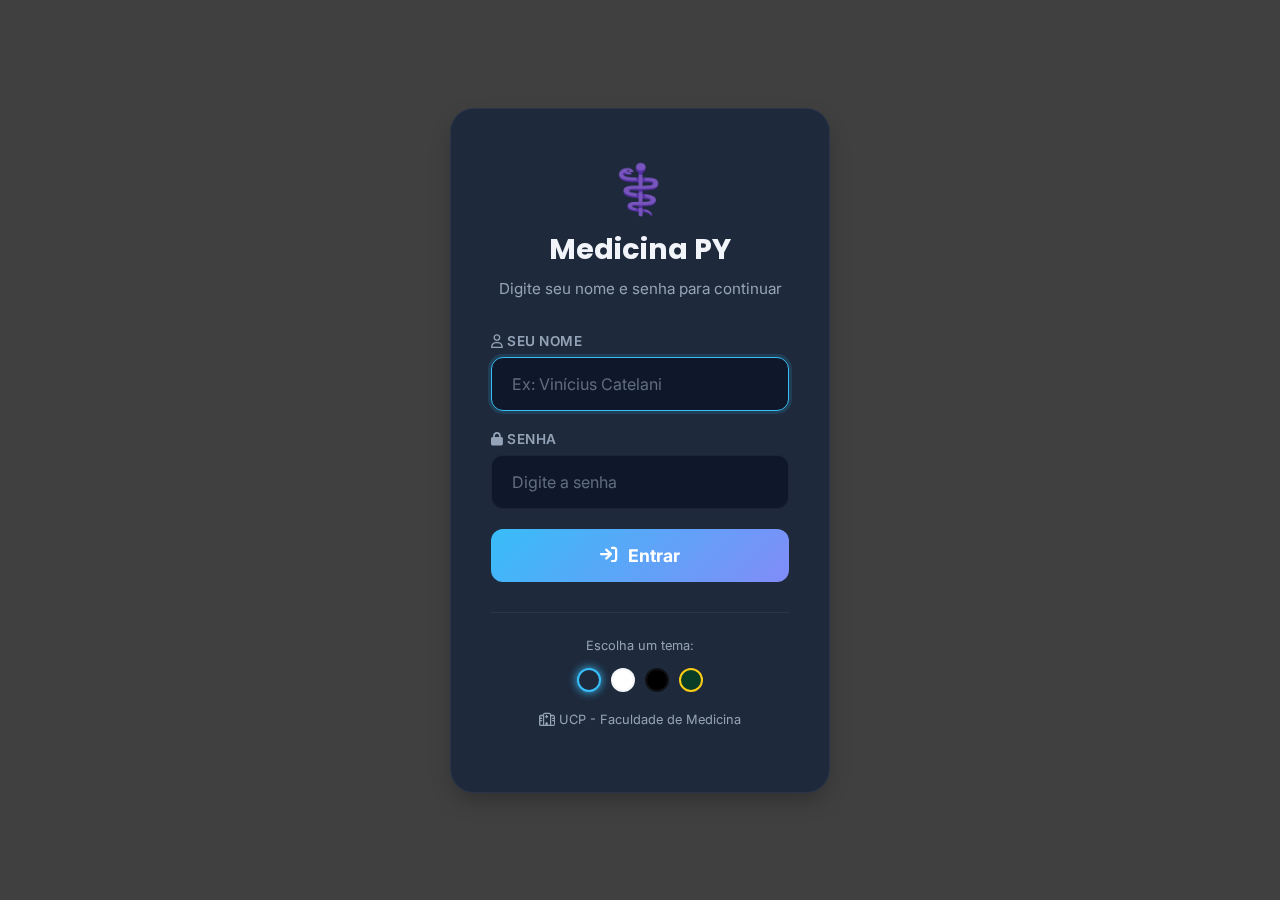
<file: index.html>
<!DOCTYPE html>
<html lang="pt-br">
<head>
    <meta charset="UTF-8">
    <meta name="viewport" content="width=device-width, initial-scale=1.0, maximum-scale=1.0, user-scalable=yes">
    <title>Medicina PY | Entrar</title>
    <link href="https://fonts.googleapis.com/css2?family=Inter:wght@300;400;600;800&family=Poppins:wght@400;700;800&display=swap" rel="stylesheet">
    <link rel="stylesheet" href="https://cdnjs.cloudflare.com/ajax/libs/font-awesome/6.4.0/css/all.min.css">
    <link rel="stylesheet" href="style.css?v=2">
    <meta name="theme-color" content="#38bdf8">
</head>

<body class="theme-default login-page">
    <div class="login-container">
        <div class="login-box">
            <div class="login-logo">⚕️</div>
            
            <h1 class="login-title">Medicina PY</h1>
            <p class="login-subtitle">Digite seu nome e senha para continuar</p>

            <form id="login-form" onsubmit="handleLogin(event)">
                <div class="login-input-group">
                    <label for="user-name">
                        <i class="fa-regular fa-user"></i> Seu Nome
                    </label>
                    <input 
                        type="text" 
                        id="user-name" 
                        class="login-input" 
                        placeholder="Ex: Vinícius Catelani"
                        maxlength="50"
                        autocomplete="off"
                        required
                    >
                </div>

                <div class="login-input-group">
                    <label for="user-password">
                        <i class="fa-solid fa-lock"></i> Senha
                    </label>
                    <input 
                        type="password" 
                        id="user-password" 
                        class="login-input" 
                        placeholder="Digite a senha"
                        required
                    >
                </div>

                <button type="submit" class="login-btn">
                    <i class="fa-solid fa-arrow-right-to-bracket"></i>
                    Entrar
                </button>

                <div class="login-error" id="login-error" style="display:none;">
                    <i class="fa-solid fa-circle-exclamation"></i>
                    <span>Erro no login</span>
                </div>
            </form>

            <div class="login-footer">
                <p>Escolha um tema:</p>
                <div class="theme-preview">
                    <div class="theme-preview-dot active" style="background: #1e293b;" onclick="setThemePreview('default')" title="Padrão"></div>
                    <div class="theme-preview-dot" style="background: #ffffff;" onclick="setThemePreview('white')" title="Claro"></div>
                    <div class="theme-preview-dot" style="background: #000000;" onclick="setThemePreview('dark')" title="Noturno"></div>
                    <div class="theme-preview-dot" style="background: #0a3d28; border: 2px solid #facc15;" onclick="setThemePreview('ucp')" title="UCP"></div>
                </div>
                
                <p style="margin-top: 20px; font-size: 0.8rem;">
                    <i class="fa-regular fa-hospital"></i> UCP - Faculdade de Medicina
                </p>
            </div>
        </div>
    </div>

    <script>
        // ===============================
        // CONFIGURAÇÃO
        // ===============================

        const USER_KEY = 'medicina_py_user';
        const THEME_KEY = 'medicina_py_theme';
        const ACCESS_PASSWORD = "med2026"; // SENHA CORRETA

        // Se já estiver logado → vai direto
        if (localStorage.getItem(USER_KEY)) {
            window.location.href = 'dashboard.html';
        }

        function handleLogin(event) {
            event.preventDefault();

            const nameInput = document.getElementById('user-name');
            const passwordInput = document.getElementById('user-password');
            const errorMsg = document.getElementById('login-error');

            const userName = nameInput.value.trim();
            const password = passwordInput.value;

            // Validar nome
            if (!userName) {
                errorMsg.innerHTML = '<i class="fa-solid fa-circle-exclamation"></i> Digite seu nome.';
                errorMsg.style.display = "block";
                nameInput.focus();
                return;
            }

            // Validar senha
            if (password !== ACCESS_PASSWORD) {
                errorMsg.innerHTML = '<i class="fa-solid fa-circle-exclamation"></i> Senha incorreta.';
                errorMsg.style.display = "block";
                passwordInput.focus();
                return;
            }

            // Se estiver tudo certo - mostrar loading
            errorMsg.style.display = "none";
            
            const btn = document.querySelector('.login-btn');
            const originalText = btn.innerHTML;
            btn.innerHTML = '<i class="fa-solid fa-spinner fa-spin"></i> Entrando...';
            btn.disabled = true;
            
            // Salvar usuário e redirecionar
            localStorage.setItem(USER_KEY, userName);
            
            setTimeout(() => {
                window.location.href = 'dashboard.html';
            }, 500);
        }

        function setThemePreview(themeName) {
            document.body.classList.remove('theme-default', 'theme-white', 'theme-dark', 'theme-ucp');
            if (themeName !== 'default') {
                document.body.classList.add('theme-' + themeName);
            }
            localStorage.setItem(THEME_KEY, themeName);
            
            // Atualizar indicador ativo
            document.querySelectorAll('.theme-preview-dot').forEach(dot => {
                dot.classList.remove('active');
            });
            
            // Encontrar e marcar o dot correto
            const dots = document.querySelectorAll('.theme-preview-dot');
            if (themeName === 'default') dots[0].classList.add('active');
            else if (themeName === 'white') dots[1].classList.add('active');
            else if (themeName === 'dark') dots[2].classList.add('active');
            else if (themeName === 'ucp') dots[3].classList.add('active');
        }

        // Event listeners para esconder erro ao digitar
        document.addEventListener('DOMContentLoaded', () => {
            const nameInput = document.getElementById('user-name');
            const passwordInput = document.getElementById('user-password');
            
            if (nameInput) {
                nameInput.focus();
                nameInput.addEventListener('input', () => {
                    document.getElementById('login-error').style.display = "none";
                });
            }
            
            if (passwordInput) {
                passwordInput.addEventListener('input', () => {
                    document.getElementById('login-error').style.display = "none";
                });
            }
            
            // Carregar tema salvo
            const savedTheme = localStorage.getItem(THEME_KEY) || 'default';
            setThemePreview(savedTheme);
        });

        // Prevenir que o formulário seja enviado de outras formas
        document.getElementById('login-form').addEventListener('submit', (e) => {
            e.preventDefault();
        });
    </script>
</body>
</html>
</file>
<file: style.css>
/* --- CONFIGURAÇÃO DE TEMAS --- */

/* --- CONFIGURAÇÃO DE TEMAS --- */

:root,
body.theme-default {
    --bg-body: #0f172a;
    --bg-sidebar: #1e293b;
    --bg-card: #1e293b;
    --bg-glass: rgba(30, 41, 59, 0.7);
    --primary: #38bdf8;
    --secondary: #818cf8;
    --accent: #f472b6;
    --text-main: #f1f5f9;
    --text-muted: #94a3b8;
    --border: rgba(148, 163, 184, 0.1);
    --success: #4ade80;
    --shadow: 0 10px 25px -5px rgba(0, 0, 0, 0.3);
    --input-bg: #0f172a;
    --overlay-color: rgba(15, 23, 42, 0.85);
}

body.theme-white {
    --bg-body: #f1f5f9;
    --bg-sidebar: #ffffff;
    --bg-card: #ffffff;
    --bg-glass: rgba(255, 255, 255, 0.8);
    --primary: #0284c7;
    --secondary: #4f46e5;
    --accent: #db2777;
    --text-main: #0f172a;
    --text-muted: #64748b;
    --border: rgba(0, 0, 0, 0.08);
    --success: #16a34a;
    --shadow: 0 4px 12px rgba(0,0,0,0.05);
    --input-bg: #ffffff;
    --overlay-color: rgba(255, 255, 255, 0.75);
}

body.theme-dark {
    --bg-body: #000000;
    --bg-sidebar: #0a0a0a;
    --bg-card: #121212;
    --bg-glass: rgba(20, 20, 20, 0.8);
    --primary: #38bdf8;
    --secondary: #3f3f46;
    --accent: #f472b6;
    --text-main: #ffffff;
    --text-muted: #71717a;
    --border: rgba(255, 255, 255, 0.1);
    --success: #10b981;
    --input-bg: #000000;
    --overlay-color: rgba(0, 0, 0, 0.85);
}

body.theme-ucp {
    --bg-body: #0a0e17;
    --bg-sidebar: #111827;
    --bg-card: #1e293b;
    --bg-glass: rgba(30, 41, 59, 0.8);
    --primary: #2563eb;
    --secondary: #dc2626;
    --accent: #ffffff;
    --text-main: #ffffff;
    --text-muted: #cbd5e1;
    --border: rgba(255, 255, 255, 0.1);
    --success: #4ade80;
    --input-bg: #0a0e17;
    --overlay-color: rgba(0, 51, 102, 0.85);
}

/* --- RESET E BASE --- */
* { margin: 0; padding: 0; box-sizing: border-box; outline: none; transition: background 0.3s ease, border-color 0.3s ease; }
body { font-family: 'Inter', sans-serif; background: var(--bg-body); color: var(--text-main); height: 100vh; overflow: hidden; display: flex; }

/* ================================
   TELA DE LOGIN / ENTRADA
   ================================ */
body.login-page {
    display: flex;
    align-items: center;       /* centraliza vertical */
    justify-content: center;   /* centraliza horizontal */
    min-height: 100vh;
    overflow: auto;
    background: var(--bg-body);
}

.login-container {
    width: 100%;
    max-width: 420px;
    padding: 20px;
}

.login-box {
    background: var(--bg-card);
    border: 1px solid var(--border);
    border-radius: 24px;
    padding: 50px 40px;
    width: 100%;
    max-width: 420px;
    box-shadow: var(--shadow);
    text-align: center;
    animation: fadeInUp 0.5s ease-out;
}

@keyframes fadeInUp {
    from {
        opacity: 0;
        transform: translateY(30px);
    }
    to {
        opacity: 1;
        transform: translateY(0);
    }
}

.login-logo {
    font-size: 3rem;
    margin-bottom: 10px;
}

.login-title {
    font-family: 'Poppins', sans-serif;
    font-size: 1.8rem;
    font-weight: 700;
    color: var(--text-main);
    margin-bottom: 8px;
}

.login-subtitle {
    color: var(--text-muted);
    font-size: 0.95rem;
    margin-bottom: 35px;
}

.login-input-group {
    margin-bottom: 20px;
    text-align: left;
}

.login-input-group label {
    display: block;
    font-size: 0.85rem;
    font-weight: 600;
    color: var(--text-muted);
    margin-bottom: 8px;
    text-transform: uppercase;
    letter-spacing: 0.5px;
}

.login-input {
    width: 100%;
    padding: 16px 20px;
    border-radius: 12px;
    border: 1px solid var(--border);
    background: var(--input-bg);
    color: var(--text-main);
    font-size: 1rem;
    font-family: 'Inter', sans-serif;
    transition: 0.3s ease;
}

.login-input:focus {
    border-color: var(--primary);
    box-shadow: 0 0 0 3px rgba(56, 189, 248, 0.15);
    outline: none;
}

.login-input::placeholder {
    color: var(--text-muted);
    opacity: 0.6;
}

.login-btn {
    width: 100%;
    padding: 16px;
    border-radius: 12px;
    border: none;
    background: linear-gradient(135deg, var(--primary), var(--secondary));
    color: #ffffff;
    font-size: 1.1rem;
    font-weight: 700;
    font-family: 'Inter', sans-serif;
    cursor: pointer;
    transition: 0.3s ease;
    margin-top: 10px;
    display: flex;
    align-items: center;
    justify-content: center;
    gap: 10px;
}

.login-btn:hover {
    transform: translateY(-2px);
    box-shadow: 0 10px 25px rgba(56, 189, 248, 0.25);
}

.login-btn:active {
    transform: translateY(0);
}

.login-error {
    color: #ef4444;
    font-size: 0.85rem;
    margin-top: 15px;
    display: none;
    animation: shake 0.4s ease;
}

@keyframes shake {
    0%, 100% { transform: translateX(0); }
    25% { transform: translateX(-5px); }
    75% { transform: translateX(5px); }
}

.login-footer {
    margin-top: 30px;
    padding-top: 25px;
    border-top: 1px solid var(--border);
}

.login-footer p {
    font-size: 0.8rem;
    color: var(--text-muted);
    margin-bottom: 15px;
}

.theme-preview {
    display: flex;
    justify-content: center;
    gap: 10px;
}

.theme-preview-dot {
    width: 24px;
    height: 24px;
    border-radius: 50%;
    cursor: pointer;
    border: 2px solid var(--border);
    transition: 0.3s ease;
}

.theme-preview-dot:hover {
    transform: scale(1.2);
}

.theme-preview-dot.active {
    border-color: var(--primary);
    box-shadow: 0 0 10px var(--primary);
}

/* ================================
   FIM DA TELA DE LOGIN
   ================================ */

/* --- SIDEBAR --- */
.sidebar { width: 260px; background: var(--bg-sidebar); border-right: 1px solid var(--border); display: flex; flex-direction: column; padding: 25px; z-index: 100; box-shadow: var(--shadow); }
.brand { font-family: 'Poppins', sans-serif; font-weight: 800; font-size: 1.4rem; color: var(--primary); margin-bottom: 40px; display: flex; align-items: center; gap: 10px; }

.nav-btn { background: transparent; border: none; color: var(--text-muted); width: 100%; padding: 15px; text-align: left; border-radius: 14px; cursor: pointer; font-size: 1rem; font-weight: 600; display: flex; align-items: center; gap: 12px; transition: 0.2s; margin-bottom: 8px; }
.nav-btn:hover { background: rgba(255,255,255,0.05); color: var(--text-main); transform: translateX(5px); }
.nav-btn.active { background: var(--primary); color: #ffffff; box-shadow: 0 4px 15px rgba(37, 99, 235, 0.3); }

.sidebar-footer { margin-top: auto; padding-top: 20px; border-top: 1px solid var(--border); }
.theme-dot { transition: 0.3s cubic-bezier(0.175, 0.885, 0.32, 1.275); }
.theme-dot:hover { transform: scale(1.3); }

.user-profile { display: flex; align-items: center; gap: 12px; margin-top: 10px; }
.avatar { width: 42px; height: 42px; background: linear-gradient(135deg, var(--primary), var(--secondary)); border-radius: 12px; display: flex; align-items: center; justify-content: center; font-weight: 800; color: #ffffff; }
.profile-info p { font-size: 0.9rem; font-weight: 700; }
.profile-info small { font-size: 0.75rem; color: var(--text-muted); }

/* --- MAIN CONTENT --- */
main { flex: 1; position: relative; overflow-y: auto; padding: 40px; }
.view-section { display: none; animation: fadeIn 0.4s ease-out; max-width: 1200px; margin: 0 auto; }
.view-section.active { display: block; }

@keyframes fadeIn { from { opacity: 0; transform: translateY(15px); } to { opacity: 1; transform: translateY(0); } }

.header-dash { display: flex; justify-content: space-between; align-items: center; margin-bottom: 40px; flex-wrap: wrap; gap: 20px; }
.header-dash h1 { font-size: 2.5rem; font-weight: 800; }

/* --- CRONOMETRO --- */
.timer-mini { background: var(--bg-glass); backdrop-filter: blur(10px); border: 1px solid var(--border); padding: 12px 25px; border-radius: 100px; cursor: pointer; display: flex; align-items: center; gap: 12px; transition: 0.3s; box-shadow: var(--shadow); }
.timer-mini:hover { border-color: var(--primary); background: rgba(37, 99, 235, 0.1); }
.play-btn { background: var(--primary); width: 30px; height: 30px; border-radius: 50%; display: flex; align-items: center; justify-content: center; font-size: 0.8rem; color: #ffffff; }

/* --- STATS --- */
.stats-grid { display: grid; grid-template-columns: repeat(auto-fit, minmax(240px, 1fr)); gap: 25px; margin-bottom: 40px; }
.stat-card { background: var(--bg-card); border: 1px solid var(--border); padding: 30px; border-radius: 24px; box-shadow: var(--shadow); transition: 0.3s; }
.stat-card:hover { transform: translateY(-5px); border-color: var(--primary); }
.stat-card h3 { font-size: 2.2rem; margin: 10px 0; font-weight: 800; }
.stat-card span { font-size: 0.8rem; color: var(--text-muted); font-weight: 700; text-transform: uppercase; letter-spacing: 1.5px; }

.btn-primary-big { background: linear-gradient(135deg, var(--primary), var(--secondary)); border: none; color: #ffffff; padding: 18px 35px; border-radius: 18px; font-weight: 800; cursor: pointer; font-size: 1.1rem; display: inline-flex; align-items: center; gap: 12px; transition: 0.3s; box-shadow: 0 10px 20px rgba(37, 99, 235, 0.2); }

/* --- SEMESTRES GRID --- */
.sem-grid { display: grid; grid-template-columns: repeat(auto-fill, minmax(280px, 1fr)); gap: 30px; }
.sem-card { height: 220px; border-radius: 24px; background-size: cover; background-position: center; position: relative; cursor: pointer; transition: 0.4s; border: 2px solid transparent; overflow: hidden; }
.sem-card:hover { transform: translateY(-10px); border-color: var(--primary); box-shadow: 0 20px 40px rgba(0,0,0,0.5); }
.sem-card .overlay { position: absolute; inset: 0; background: linear-gradient(to top, rgba(0,0,0,0.9), transparent); display: flex; flex-direction: column; justify-content: flex-end; padding: 25px; color: white; }

/* --- FOCUS WORKSPACE --- */
.focus-workspace { display: grid; grid-template-columns: 300px 1fr; gap: 30px; height: calc(100vh - 120px); }
.focus-sidebar { background: var(--bg-sidebar); border-radius: 24px; border: 1px solid var(--border); padding: 25px; overflow-y: auto; }
.focus-main { background: var(--bg-card); border-radius: 24px; border: 1px solid var(--border); display: flex; flex-direction: column; overflow: hidden; box-shadow: var(--shadow); }

.back-btn { background: var(--border); padding: 8px 15px; border-radius: 10px; font-size: 0.85rem; cursor: pointer; margin-bottom: 25px; font-weight: bold; width: fit-content; }
.subject-item { padding: 15px; margin-bottom: 10px; border-radius: 14px; cursor: pointer; color: var(--text-muted); transition: 0.2s; font-weight: 600; display: flex; align-items: center; gap: 12px; border: 1px solid transparent; }
.subject-item.active { background: var(--primary); color: #ffffff; }

.focus-header { padding: 25px; border-bottom: 1px solid var(--border); display: flex; justify-content: space-between; align-items: center; }
.pomodoro-widget { display: flex; align-items: center; gap: 15px; background: #000000; padding: 10px 20px; border-radius: 100px; border: 1px solid var(--border); }
.pomo-display { font-family: monospace; font-weight: 800; font-size: 1.3rem; color: var(--primary); }
.pomo-btn { background: transparent; border: none; color: #ffffff; cursor: pointer; }

.focus-tabs { display: flex; gap: 10px; padding: 15px 25px; border-bottom: 1px solid var(--border); }
.tab-btn { background: transparent; border: none; color: var(--text-muted); cursor: pointer; padding: 10px 20px; border-radius: 12px; font-weight: 700; }
.tab-btn.active { background: var(--primary); color: #ffffff; }

.focus-content-area { flex: 1; padding: 30px; overflow-y: auto; }
.smart-notes { width: 100%; height: 100%; background: transparent; border: none; color: var(--text-main); font-family: inherit; font-size: 1.1rem; line-height: 1.8; resize: none; }

/* --- VIDEO PLAYER STYLES --- */
.video-input-box { display: flex; gap: 10px; margin-bottom: 25px; }
.video-input-box input { flex: 1; padding: 15px; background: rgba(0,0,0,0.2); border: 1px solid var(--border); border-radius: 15px; color: white; font-size: 0.9rem; }
.video-input-box button { background: var(--primary); border: none; color: #ffffff; padding: 0 20px; border-radius: 15px; font-weight: bold; cursor: pointer; }

.video-container { position: relative; width: 100%; padding-bottom: 56.25%; height: 0; background: #000000; border-radius: 20px; overflow: hidden; border: 1px solid var(--border); }
.video-container iframe { position: absolute; top: 0; left: 0; width: 100%; height: 100%; border: none; }
.video-placeholder { position: absolute; top: 50%; left: 50%; transform: translate(-50%, -50%); text-align: center; color: var(--text-muted); width: 80%; }
.video-placeholder i { font-size: 4rem; margin-bottom: 15px; opacity: 0.2; }

/* --- TAREFAS E ARQUIVOS --- */
.tab-content { display: none; height: 100%; }
.tab-content.active { display: block; }
.task-input-box { display: flex; gap: 10px; margin-bottom: 25px; }
.task-input-box input { flex: 1; padding: 15px; background: rgba(0,0,0,0.2); border: 1px solid var(--border); border-radius: 15px; color: white; }
.task-input-box button { background: var(--primary); border: none; width: 50px; border-radius: 15px; cursor: pointer; color: #ffffff; }
.task-item { display: flex; align-items: center; gap: 15px; padding: 15px; background: rgba(255,255,255,0.03); border-radius: 15px; margin-bottom: 10px; border: 1px solid var(--border); }
.task-check { width: 24px; height: 24px; border-radius: 8px; border: 2px solid var(--text-muted); cursor: pointer; display: flex; align-items: center; justify-content: center; }
.task-check.checked { background: var(--success); border-color: var(--success); }
.task-text.done { text-decoration: line-through; opacity: 0.5; }
.task-delete { margin-left: auto; color: var(--accent); cursor: pointer; opacity: 0.6; }

.drop-zone { border: 2px dashed var(--border); border-radius: 20px; padding: 40px; text-align: center; color: var(--text-muted); cursor: pointer; }
.drop-zone i { font-size: 3rem; color: var(--primary); margin-bottom: 10px; }
.file-item { display: flex; align-items: center; gap: 15px; padding: 15px; background: rgba(255,255,255,0.03); border-radius: 15px; border: 1px solid var(--border); margin-top: 10px; }
.file-info { flex: 1; }
.file-actions { display: flex; gap: 10px; }
.file-btn { background: transparent; border: none; color: var(--text-muted); cursor: pointer; font-size: 1.1rem; }

/* --- CORREÇÃO DO BUG DO SELECT (AGENDA) --- */
select {
    appearance: none !important;
    -webkit-appearance: none !important;
    -moz-appearance: none !important;
    background-image: url("data:image/svg+xml;charset=UTF-8,%3Csvg xmlns='http://www.w3.org/2000/svg' width='24' height='24' viewBox='0 0 24 24' fill='none' stroke='%23ffffff' stroke-width='2' stroke-linecap='round' stroke-linejoin='round'%3E%3Cpolyline points='6 9 12 15 18 9'%3E%3C/polyline%3E%3C/svg%3E");
    background-repeat: no-repeat;
    background-position: right 15px center;
    background-size: 15px;
    padding-right: 40px !important;
    background-color: var(--bg-body) !important;
    color: var(--text-main) !important;
    border: 1px solid var(--border) !important;
    border-radius: 8px;
    cursor: pointer;
}

/* Força o fundo das opções a seguir o tema (Resolve o bug do print) */
select option {
    background-color: var(--bg-sidebar) !important;
    color: var(--text-main) !important;
}

/* Estilo para Inputs na Agenda */
input[type="date"], input[type="number"] {
    background-color: var(--bg-body) !important;
    color: var(--text-main) !important;
    border: 1px solid var(--border) !important;
}

/* --- CALENDÁRIO & AGENDA --- */
#form-agenda-box {
    animation: slideDown 0.3s ease-out;
    background: var(--bg-card);
}

@keyframes slideDown {
    from { opacity: 0; transform: translateY(-20px); }
    to { opacity: 1; transform: translateY(0); }
}

#calendario-grid {
    display: grid;
    grid-template-columns: repeat(auto-fill, minmax(300px, 1fr));
    gap: 20px;
    margin-top: 20px;
}

/* --- SCROLLBAR --- */
::-webkit-scrollbar { width: 6px; }
::-webkit-scrollbar-track { background: transparent; }
::-webkit-scrollbar-thumb { background: var(--border); border-radius: 10px; }

/* --- RESPONSIVIDADE --- */
@media (max-width: 900px) {
    .focus-workspace { grid-template-columns: 1fr; }
    #calendario-grid { grid-template-columns: 1fr; }
    
    /* Login responsivo */
    .login-box {
        padding: 40px 30px;
        max-width: 100%;
    }
    
    .login-title {
        font-size: 1.5rem;
    }
    
    .header-dash h1 {
        font-size: 1.8rem;
    }
    
    .stats-grid {
        grid-template-columns: 1fr;
    }
    
    .sem-grid {
        grid-template-columns: 1fr;
    }
}

@media (max-width: 600px) {
    main {
        padding: 20px;
    }
    
    .header-dash {
        flex-direction: column;
        align-items: flex-start;
    }
    
    .timer-mini {
        width: 100%;
        justify-content: center;
    }
    
    .btn-primary-big {
        width: 100%;
        justify-content: center;
    }
    
    .login-box {
        padding: 30px 20px;
    }
    
    .login-logo {
        font-size: 2.5rem;
    }
}

/* --- UTILITÁRIOS --- */
.hidden { display: none !important; }
.text-center { text-align: center; }
.mt-20 { margin-top: 20px; }
.mb-20 { margin-bottom: 20px; }
.flex { display: flex; }
.flex-center { display: flex; align-items: center; justify-content: center; }
.flex-between { display: flex; align-items: center; justify-content: space-between; }
.gap-10 { gap: 10px; }
.gap-15 { gap: 15px; }
.gap-20 { gap: 20px; }

/* --- ANIMAÇÕES ADICIONAIS --- */
@keyframes pulse {
    0%, 100% { transform: scale(1); }
    50% { transform: scale(1.05); }
}

@keyframes slideIn {
    from { transform: translateX(-100%); opacity: 0; }
    to { transform: translateX(0); opacity: 1; }
}

@keyframes fadeIn {
    from { opacity: 0; }
    to { opacity: 1; }
}

.animate-pulse { animation: pulse 2s infinite; }
.animate-slideIn { animation: slideIn 0.3s ease-out; }
.animate-fadeIn { animation: fadeIn 0.3s ease-out; }

/* --- TOOLTIP --- */
[data-tooltip] {
    position: relative;
}

[data-tooltip]::after {
    content: attr(data-tooltip);
    position: absolute;
    bottom: 100%;
    left: 50%;
    transform: translateX(-50%);
    padding: 8px 12px;
    background: var(--bg-card);
    border: 1px solid var(--border);
    border-radius: 8px;
    font-size: 0.8rem;
    white-space: nowrap;
    opacity: 0;
    visibility: hidden;
    transition: 0.3s ease;
    z-index: 1000;
    box-shadow: var(--shadow);
}

[data-tooltip]:hover::after {
    opacity: 1;
    visibility: visible;
}

/* --- LOADING SPINNER --- */
.spinner {
    width: 40px;
    height: 40px;
    border: 3px solid var(--border);
    border-top-color: var(--primary);
    border-radius: 50%;
    animation: spin 1s linear infinite;
}

@keyframes spin {
    to { transform: rotate(360deg); }
}

.loading-overlay {
    position: fixed;
    inset: 0;
    background: rgba(0, 0, 0, 0.7);
    display: flex;
    align-items: center;
    justify-content: center;
    z-index: 9999;
}

/* --- BOTÕES ADICIONAIS --- */
.btn-secondary {
    background: var(--bg-card);
    border: 1px solid var(--border);
    color: var(--text-main);
    padding: 12px 24px;
    border-radius: 12px;
    font-weight: 600;
    cursor: pointer;
    transition: 0.3s ease;
}

.btn-secondary:hover {
    background: var(--bg-sidebar);
    border-color: var(--primary);
}

.btn-danger {
    background: #ef4444;
    border: none;
    color: white;
    padding: 12px 24px;
    border-radius: 12px;
    font-weight: 600;
    cursor: pointer;
    transition: 0.3s ease;
}

.btn-danger:hover {
    background: #dc2626;
    box-shadow: 0 4px 15px rgba(239, 68, 68, 0.3);
}

.btn-icon {
    width: 40px;
    height: 40px;
    border-radius: 10px;
    border: none;
    background: var(--bg-card);
    border: 1px solid var(--border);
    color: var(--text-muted);
    cursor: pointer;
    display: flex;
    align-items: center;
    justify-content: center;
    transition: 0.3s ease;
}

.btn-icon:hover {
    background: var(--primary);
    color: white;
    border-color: var(--primary);
}

/* --- BADGES --- */
.badge {
    display: inline-block;
    padding: 4px 12px;
    border-radius: 20px;
    font-size: 0.75rem;
    font-weight: 700;
    text-transform: uppercase;
}

.badge-primary {
    background: rgba(56, 189, 248, 0.2);
    color: var(--primary);
}

.badge-success {
    background: rgba(74, 222, 128, 0.2);
    color: var(--success);
}

.badge-warning {
    background: rgba(250, 204, 21, 0.2);
    color: #facc15;
}

.badge-danger {
    background: rgba(239, 68, 68, 0.2);
    color: #ef4444;
}

/* --- PROGRESS BAR --- */
.progress-bar {
    width: 100%;
    height: 8px;
    background: var(--border);
    border-radius: 10px;
    overflow: hidden;
}

.progress-fill {
    height: 100%;
    background: linear-gradient(90deg, var(--primary), var(--secondary));
    border-radius: 10px;
    transition: width 0.5s ease;
}

/* --- CARD SIMPLES --- */
.card {
    background: var(--bg-card);
    border: 1px solid var(--border);
    border-radius: 16px;
    padding: 20px;
    box-shadow: var(--shadow);
}

.card-header {
    display: flex;
    align-items: center;
    justify-content: space-between;
    margin-bottom: 15px;
}

.card-title {
    font-size: 1.1rem;
    font-weight: 700;
}

/* --- INPUTS AVANÇADOS --- */
.input-group {
    margin-bottom: 20px;
}

.input-group label {
    display: block;
    font-size: 0.85rem;
    font-weight: 600;
    color: var(--text-muted);
    margin-bottom: 8px;
}

.input-field {
    width: 100%;
    padding: 14px 18px;
    border-radius: 12px;
    border: 1px solid var(--border);
    background: var(--input-bg);
    color: var(--text-main);
    font-size: 1rem;
    font-family: 'Inter', sans-serif;
    transition: 0.3s ease;
}

.input-field:focus {
    border-color: var(--primary);
    box-shadow: 0 0 0 3px rgba(56, 189, 248, 0.15);
    outline: none;
}

.input-field::placeholder {
    color: var(--text-muted);
    opacity: 0.6;
}

/* --- ALERTAS --- */
.alert {
    padding: 16px 20px;
    border-radius: 12px;
    margin-bottom: 20px;
    display: flex;
    align-items: center;
    gap: 12px;
}

.alert-info {
    background: rgba(56, 189, 248, 0.1);
    border: 1px solid rgba(56, 189, 248, 0.3);
    color: var(--primary);
}

.alert-success {
    background: rgba(74, 222, 128, 0.1);
    border: 1px solid rgba(74, 222, 128, 0.3);
    color: var(--success);
}

.alert-warning {
    background: rgba(250, 204, 21, 0.1);
    border: 1px solid rgba(250, 204, 21, 0.3);
    color: #facc15;
}

.alert-error {
    background: rgba(239, 68, 68, 0.1);
    border: 1px solid rgba(239, 68, 68, 0.3);
    color: #ef4444;
}

/* --- MODAL --- */
.modal-overlay {
    position: fixed;
    inset: 0;
    background: rgba(0, 0, 0, 0.7);
    display: flex;
    align-items: center;
    justify-content: center;
    z-index: 1000;
    opacity: 0;
    visibility: hidden;
    transition: 0.3s ease;
}

.modal-overlay.active {
    opacity: 1;
    visibility: visible;
}

.modal {
    background: var(--bg-card);
    border: 1px solid var(--border);
    border-radius: 20px;
    padding: 30px;
    max-width: 500px;
    width: 90%;
    transform: scale(0.9);
    transition: 0.3s ease;
}

.modal-overlay.active .modal {
    transform: scale(1);
}

.modal-header {
    display: flex;
    align-items: center;
    justify-content: space-between;
    margin-bottom: 20px;
}

.modal-title {
    font-size: 1.3rem;
    font-weight: 700;
}

.modal-close {
    background: none;
    border: none;
    color: var(--text-muted);
    font-size: 1.5rem;
    cursor: pointer;
    transition: 0.2s;
}

.modal-close:hover {
    color: var(--text-main);
}

.modal-footer {
    display: flex;
    gap: 10px;
    justify-content: flex-end;
    margin-top: 25px;
    padding-top: 20px;
    border-top: 1px solid var(--border);
}
/* --- BACKGROUND COM FOTO DA FACULDADE --- */
body::before {
    content: "";
    position: fixed;
    inset: 0;
    background: 
    linear-gradient(var(--overlay-color), var(--overlay-color)),
    url("images/faculdade.jpg"); /* coloque o caminho da sua imagem */
    background-size: cover;
    background-position: center;
    background-attachment: fixed;
    z-index: -1;
}
/* HERO HOME IMAGE */
.home-hero {
    width: 100%;
    height: 220px;
    border-radius: 20px;
    margin-top: 20px;
    background: url('images/ucp.jpg') center/cover no-repeat;
    position: relative;
    overflow: hidden;
    box-shadow: var(--shadow);
}

.hero-overlay {
    position: absolute;
    inset: 0;
    background: linear-gradient(to right, rgba(0,0,0,0.6), rgba(0,0,0,0.2));
    display: flex;
    flex-direction: column;
    justify-content: center;
    padding: 30px;
    color: white;
}

.hero-overlay h2 {
    font-size: 1.6rem;
    font-weight: 800;
}

.hero-overlay p {
    opacity: 0.9;
}
/* LOGIN BACKGROUND IMAGE */
.login-page {
    background: url('images/ucp.jpg') center/cover no-repeat fixed;
    position: relative;
}

.login-page::before {
    content: "";
    position: absolute;
    inset: 0;
    background: rgba(0, 0, 0, 0.65);
    backdrop-filter: blur(3px);
}

.login-container {
    position: relative;
    z-index: 2;
}
.home-hero {
    width: 100%;
    height: 280px; /* aumentei a altura */
    border-radius: 24px;
    margin-top: 20px;
    background-image: url("images/ucp.jpg");
    background-size: cover;
    background-position: center top; /* mostra mais o topo */
    background-repeat: no-repeat;
    position: relative;
    overflow: hidden;
    box-shadow: 0 20px 40px rgba(0,0,0,0.4);
}

.home-hero:hover {
    transform: scale(1.02);
}
/* ===== LOGIN BACKGROUND PROFISSIONAL ===== */

body.login-page {
    background: url("images/ucp.jpg") no-repeat center center fixed !important;
    background-size: cover !important;
    position: relative;
}

body.login-page::before {
    content: "";
    position: fixed;
    inset: 0;
    background: linear-gradient(
        rgba(0,0,0,0.75),
        rgba(0,0,0,0.75)
    );
    z-index: 0;
}

.login-container {
    position: relative;
    z-index: 2;
}
@media (orientation: portrait) {

    /* Corrige problemas de altura */
    body {
        min-height: 100svh;
    }

    main {
        padding: 16px;
    }

    /* Remove alturas fixas problemáticas */
    .focus-workspace {
        height: auto;
        grid-template-columns: 1fr;
    }

    /* Header empilhado */
    .header-dash {
        flex-direction: column;
        align-items: flex-start;
        gap: 12px;
    }

    /* Botões e widgets ocupam largura total */
    .timer-mini,
    .btn-primary-big {
        width: 100%;
        justify-content: center;
    }

    /* Cards mais compactos */
    .stat-card {
        padding: 20px;
    }

    /* Evita overflow lateral */
    * {
        max-width: 100%;
    }
}
@media (max-width: 900px) {

    /* Esconde sidebar no celular */
    .sidebar {
        position: fixed;
        left: -100%;
        top: 0;
        height: 100%;
        z-index: 1000;
        transition: 0.3s ease;
    }

    .sidebar.active {
        left: 0;
    }

    /* Conteúdo ocupa tudo */
    main {
        margin-left: 0 !important;
        width: 100% !important;
    }

    /* Header empilha */
    .header-dash {
        flex-direction: column;
        align-items: flex-start;
        gap: 16px;
    }

    /* Timer empilha */
    .timer-mini {
        width: 100%;
        justify-content: center;
    }

}
/* botão de tema mobile */
.mobile-theme-btn {
  display: none;
  background: var(--bg-card);
  color: var(--text-main);
  border: 1px solid var(--border);
  padding: 8px 12px;
  border-radius: 8px;
  cursor: pointer;
}

/* só aparece no celular */
@media (max-width: 900px) {
  .mobile-theme-btn {
    display: block;
    position: absolute;
    top: 15px;
    right: 20px;
    z-index: 1000;
  }
}
/* --- CORREÇÕES MOBILE & UX --- */

/* 1. Botão do Menu Mobile */
.mobile-menu-btn {
    display: none;
    background: var(--bg-card);
    color: var(--text-main);
    border: 1px solid var(--border);
    width: 45px;
    height: 45px;
    border-radius: 12px;
    cursor: pointer;
    align-items: center;
    justify-content: center;
    font-size: 1.2rem;
    transition: 0.2s;
    z-index: 1001;
}

.mobile-menu-btn:active {
    background: var(--primary);
    color: white;
}

/* 2. Overlay da Sidebar - CORRIGIDO */
.sidebar-overlay {
    position: fixed;
    inset: 0;
    background: rgba(0, 0, 0, 0.6);
    backdrop-filter: blur(4px);
    z-index: 9998; /* MUITO ALTO */
    opacity: 0;
    visibility: hidden;
    transition: 0.3s ease;
    pointer-events: none; 
}

.sidebar-overlay.active {
    opacity: 1;
    visibility: visible;
    pointer-events: auto;
}

/* 3. Estilos Mobile */
@media (max-width: 900px) {
    .mobile-menu-btn {
        display: flex;
    }

    /* Garante que o Header fique sempre acima do Overlay */
    .header-dash {
        position: relative;
        z-index: 100; 
    }

    /* MUDANÇA PRINCIPAL: Sidebar fica ACIMA de TUDO */
    .sidebar {
        position: fixed;
        left: -100%;
        top: 0;
        height: 100%;
        z-index: 9999; /* Altíssimo para cobrir o cronômetro */
        transition: 0.3s ease;
        width: 280px;
    }
    
    .sidebar.active {
        left: 0;
    }
    
    /* ... resto do código ... */
}
/* --- CORREÇÃO Z-INDEX MENU --- */
@media (max-width: 900px) {
    .sidebar {
        z-index: 9999 !important;
    }
    
    .header-dash {
        z-index: 100;
    }
}
/* --- BOTÃO VOLTAR NO CELULAR --- */
@media (max-width: 900px) {
    /* Garante que o botão de voltar dentro do semestre seja visível */
    .back-btn {
        display: flex !important;
        width: 100%;
        justify-content: center;
        align-items: center;
        padding: 15px !important;
        margin-bottom: 15px;
        background: var(--primary) !important;
        color: white !important;
        font-weight: bold !important;
        font-size: 1rem !important;
        border-radius: 12px !important;
        cursor: pointer;
    }
}
/* --- BOTÃO VOLTAR NAS TELAS DO CELULAR --- */

/* Esconde no PC */
.mobile-back-btn {
    display: none;
}

/* Mostra no Celular */
@media (max-width: 900px) {
    .mobile-back-btn {
        display: flex;
        align-items: center;
        justify-content: center;
        width: 100%;
        padding: 15px;
        margin-bottom: 20px;
        background: var(--bg-card);
        border: 1px solid var(--border);
        color: var(--text-main);
        font-weight: bold;
        font-size: 1rem;
        border-radius: 12px;
        cursor: pointer;
        gap: 10px;
    }
    
    .mobile-back-btn:active {
        background: var(--primary);
        color: white;
    }
}
</file>
